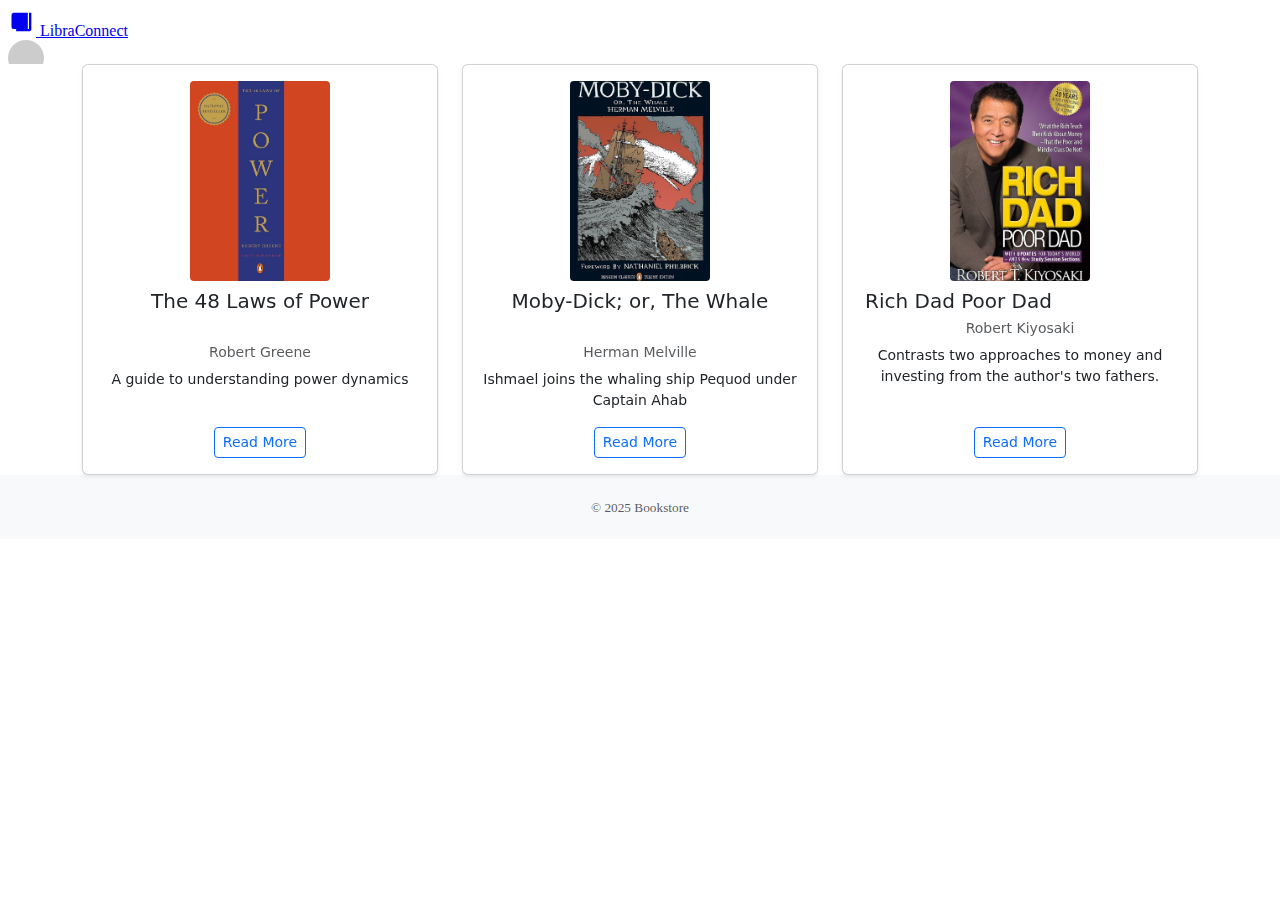
<file: index.html>
<!DOCTYPE html>
<html lang="en">
<head>
    <meta charset="UTF-8">
    <meta name="viewport" content="width=device-width, initial-scale=1.0">
    <title>Featured Books | Bookstore</title>
    <link href="https://cdn.jsdelivr.net/npm/bootstrap@5.3.3/dist/css/bootstrap.min.css" rel="stylesheet" integrity="sha384-QWTKZyjpPEjISv5WaRU9OFeRpok6YctnYmDr5pNlyT2bRjXh0JMhjY6hW+ALEwIH" crossorigin="anonymous">
</head>
<body>

    <iframe src="includes/header.html" style="width:100%; height:64px; border:none; display:block;" title="Header"></iframe>


    <main class="container">
        <div id="featured-books" class="row row-cols-1 row-cols-md-2 row-cols-lg-3 g-4">
            </div>
    </main>

    <iframe src="includes/footer.html" style="width:100%; height:64px; border:none; display:block;" title="Footer"></iframe>

    <script src="https://cdn.jsdelivr.net/npm/bootstrap@5.3.3/dist/js/bootstrap.bundle.min.js" integrity="sha384-YvpcrYf0tY3lHB60NNkmXc5s9fDVZLESaAA55NDzOxhy9GkcIdslK1eN7N6jIeHz" crossorigin="anonymous"></script>
        <script src="assets/home.js"></script>


</body>
</html>
</file>
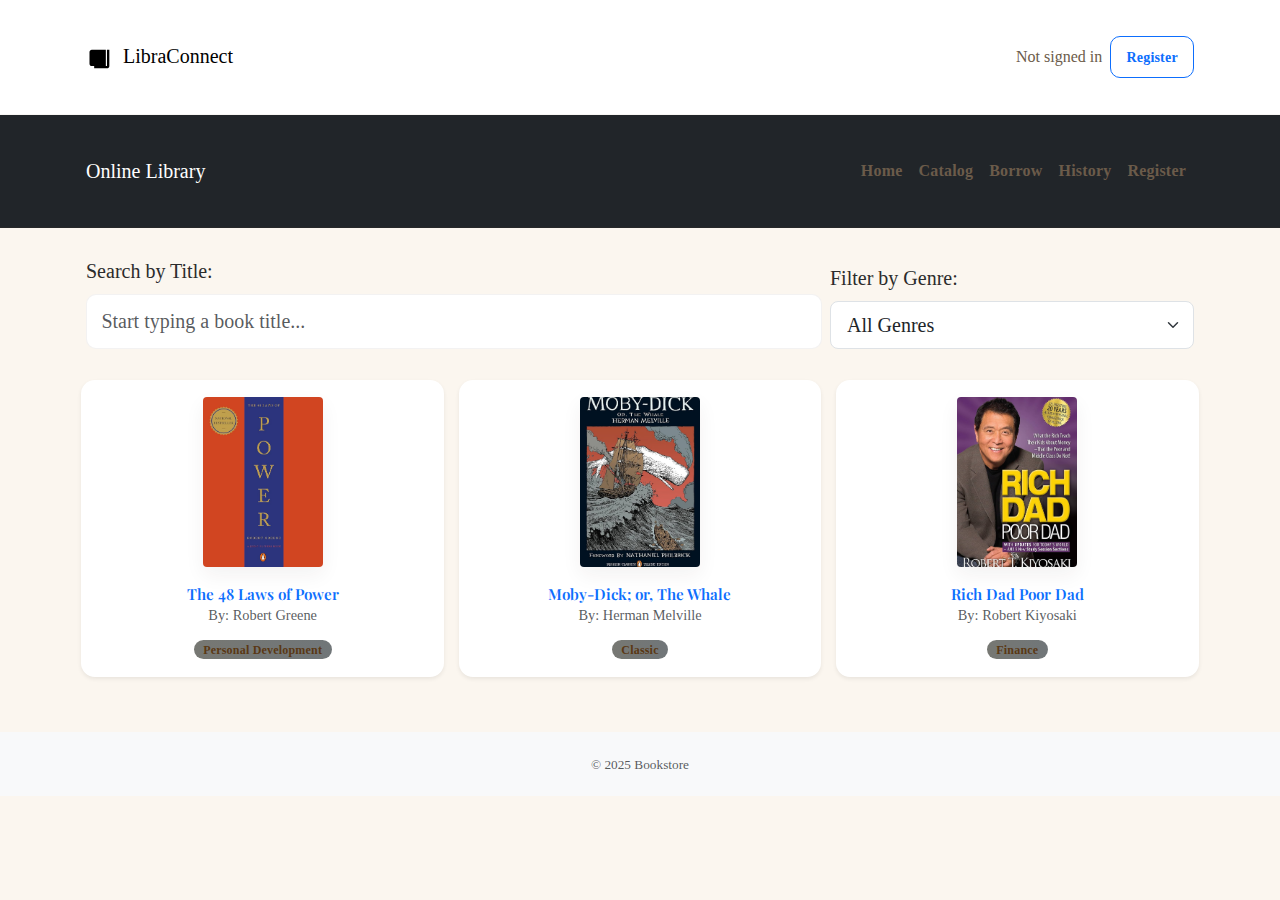
<file: catalog.html>
<!DOCTYPE html>
<html lang="en">
<head>
    <meta charset="UTF-8">
    <meta name="viewport" content="width=device-width, initial-scale=1.0">
    <title>Book Catalog | Bookstore</title>
    <!-- Link to Bootstrap CSS -->
    <link href="https://cdn.jsdelivr.net/npm/bootstrap@5.3.3/dist/css/bootstrap.min.css" rel="stylesheet" xintegrity="sha384-QWTKZyjpPEjISv5WaRU9OFeRpok6YctnYmDr5pNlyT2bRjXh0JMhjY6hW+ALEwIH" crossorigin="anonymous">

    <link rel="stylesheet" href="assets/style.css">

</head>
<body>

    <div id="header"></div>
    <div id="menu"></div>

    <main class="container">
        <!-- Search & Genre Filter -->
        <div class="mb-4 row g-2 align-items-end">
            <div class="col-md-8">
                <label for="searchInput" class="form-label fs-5">Search by Title:</label>
                <input 
                    type="text" 
                    class="form-control form-control-lg" 
                    id="searchInput" 
                    placeholder="Start typing a book title..."
                >
            </div>
            <div class="col-md-4">
                <label for="genreSelect" class="form-label fs-5">Filter by Genre:</label>
                <select id="genreSelect" class="form-select form-select-lg">
                    <option value="all">All Genres</option>
                </select>
            </div>
        </div>

        <!-- Book Cards Container -->
        <!-- The JS will dynamically insert the cards here -->
        <div id="bookCatalog" class="row row-cols-1 row-cols-md-2 row-cols-lg-3 g-4">
            <!-- Book cards will be rendered here by catalog.js -->
        </div>
        
    </main>

 
    <!-- Link to Bootstrap JS -->
    <script src="https://cdn.jsdelivr.net/npm/bootstrap@5.3.3/dist/js/bootstrap.bundle.min.js" xintegrity="sha384-YvpcrYf0tY3lHB60NNkmXc5s9fDVZLESaAA55NDzOxhy9GkcIdslK1eN7N6jIeHz" crossorigin="anonymous"></script>
    
    <!-- Shared book data and custom JavaScript files -->
    <script src="assets/book-data.js"></script>
    <script src="assets/catalog.js"></script>
    <div id="footer"></div>

    <script src="assets/header.js"></script>
    <script src="assets/footer.js"></script>
     <script src="assets/menu.js"></script>
</body>
</html>
</file>
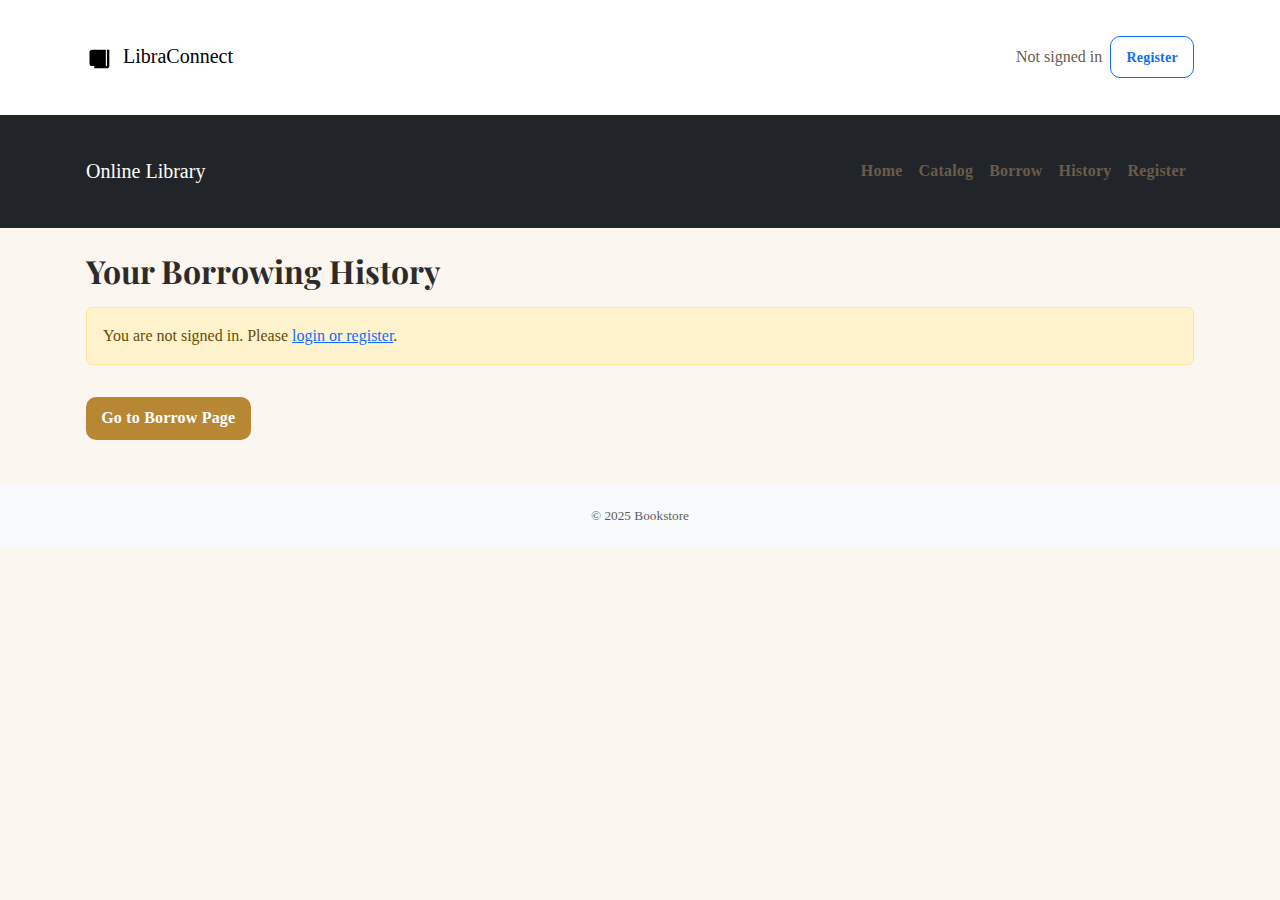
<file: history.html>
<!doctype html>
<html lang="en">
<head>
  <meta charset="utf-8">
  <meta name="viewport" content="width=device-width, initial-scale=1">
  <title>Borrowing History</title>
  <link href="https://cdn.jsdelivr.net/npm/bootstrap@5.3.3/dist/css/bootstrap.min.css" rel="stylesheet" crossorigin="anonymous">
  <link rel="stylesheet" href="assets/style.css">
</head>
<body>
    <div id="header"></div>
    <div id="menu"></div>
  <div class="container py-4">
    <h1 class="mb-3">Your Borrowing History</h1>
    <div id="history-state" class="mb-3"></div>
    <div id="history-list"></div>
    <a href="borrow.html" class="btn btn-primary mt-3">Go to Borrow Page</a>
  </div>

  <script src="assets/history.js"></script>
  <script src="https://cdn.jsdelivr.net/npm/bootstrap@5.3.3/dist/js/bootstrap.bundle.min.js" crossorigin="anonymous"></script>
    <div id="footer"></div>

  <script src="assets/header.js"></script>
  <script src="assets/footer.js"></script>
  <script src="assets/menu.js"></script>
</body>
</html>
</file>
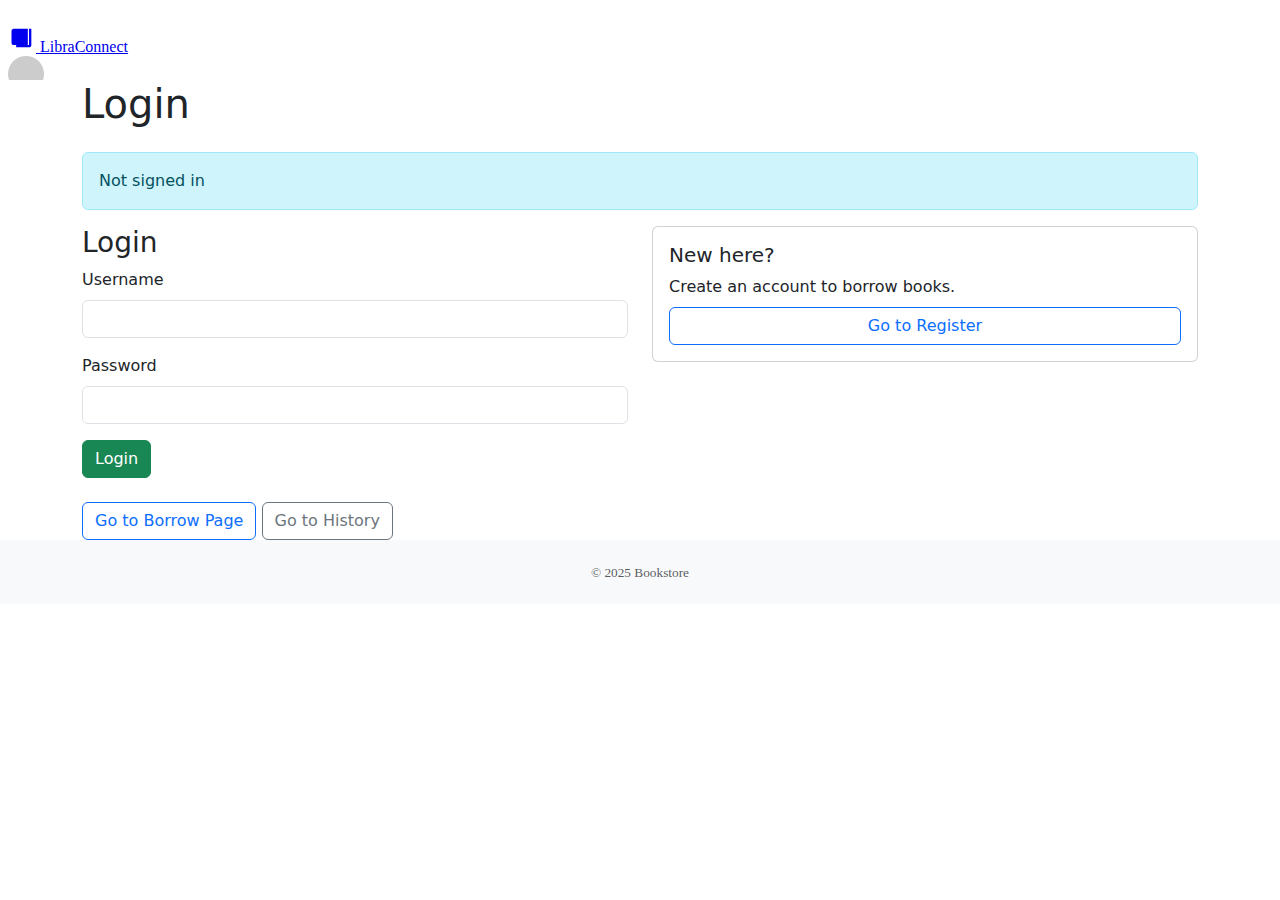
<file: login.html>
<!doctype html>
<html lang="en">
<head>
  <meta charset="utf-8">
  <meta name="viewport" content="width=device-width, initial-scale=1">
  <title>Login</title>
  <link href="https://cdn.jsdelivr.net/npm/bootstrap@5.3.3/dist/css/bootstrap.min.css" rel="stylesheet" crossorigin="anonymous">
  <style>body{padding-top:1rem}</style>
</head>
<body>
  <iframe src="includes/header.html" style="width:100%; height:64px; border:none; display:block;" title="Header"></iframe>

  <div class="container">
    <h1 class="mb-4">Login</h1>

    <div id="auth-state" class="mb-3"></div>

    <div class="row">
      <div class="col-md-6">
        <h3>Login</h3>
        <form id="login-form">
          <div class="mb-3">
            <label class="form-label">Username</label>
            <input id="login-username" class="form-control" required>
          </div>
          <div class="mb-3">
            <label class="form-label">Password</label>
            <input id="login-password" type="password" class="form-control" required>
          </div>
          <button class="btn btn-success" type="submit">Login</button>
        </form>
      </div>

      <div class="col-md-6">
        <div class="card p-3">
          <h5>New here?</h5>
          <p class="mb-2">Create an account to borrow books.</p>
          <a href="register.html" class="btn btn-outline-primary">Go to Register</a>
        </div>
      </div>
    </div>

    <div class="mt-4">
      <a href="borrow.html" class="btn btn-outline-primary">Go to Borrow Page</a>
      <a href="history.html" class="btn btn-outline-secondary">Go to History</a>
    </div>
  </div>

  <script src="assets/register.js"></script>
  <iframe src="includes/footer.html" style="width:100%; height:64px; border:none; display:block;" title="Footer"></iframe>
  <script src="https://cdn.jsdelivr.net/npm/bootstrap@5.3.3/dist/js/bootstrap.bundle.min.js" crossorigin="anonymous"></script>
</body>
</html>
</file>
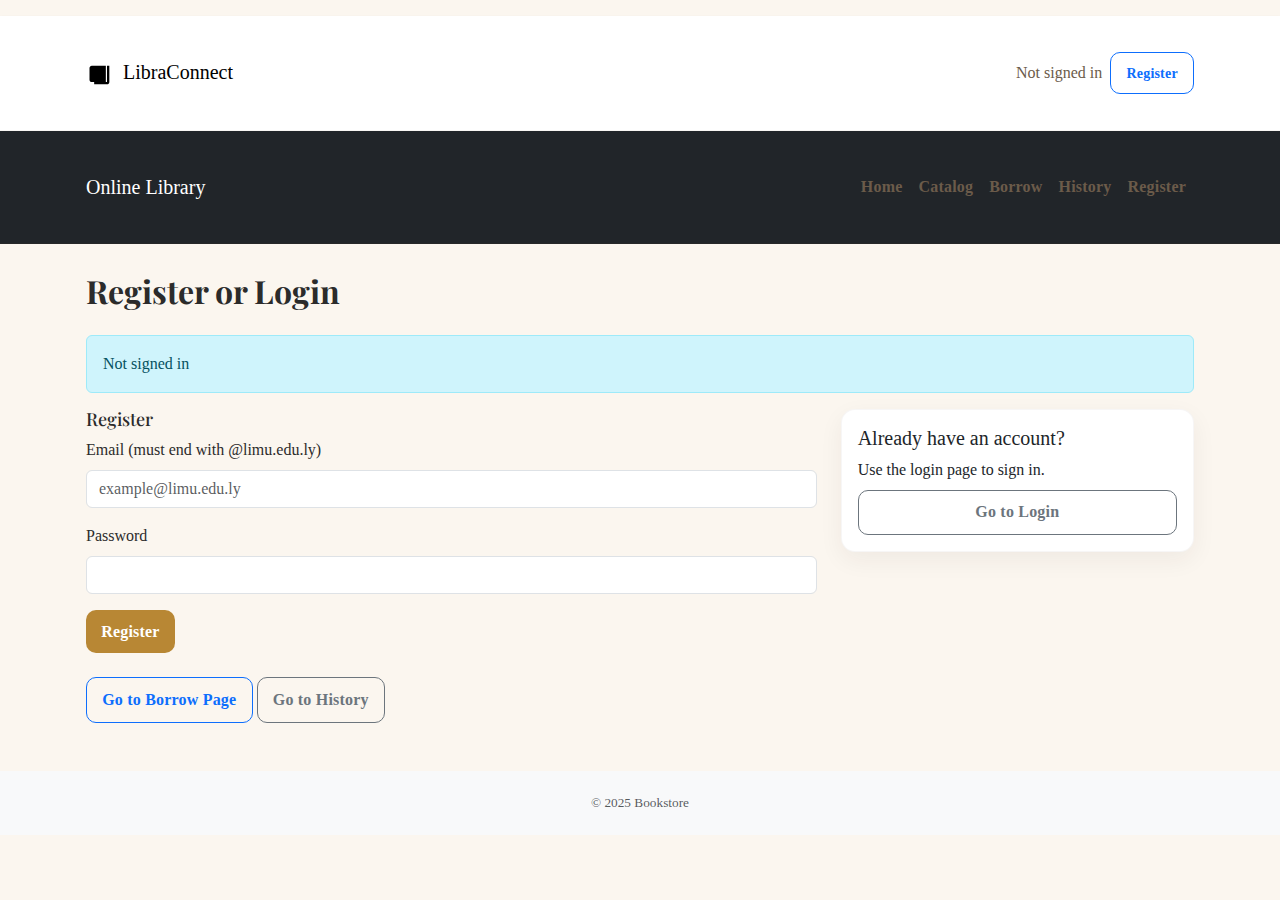
<file: register.html>
<!doctype html>
<html lang="en">
<head>
  <meta charset="utf-8">
  <meta name="viewport" content="width=device-width, initial-scale=1">
  <title>Register / Login</title>
  <link href="https://cdn.jsdelivr.net/npm/bootstrap@5.3.3/dist/css/bootstrap.min.css" rel="stylesheet" crossorigin="anonymous">
  <link rel="stylesheet" href="assets/style.css">
  <style>body{padding-top:1rem}</style>
</head>
<body>
    <div id="header"></div>
    <div id="menu"></div>

  <div class="container">
    <h1 class="mb-4">Register or Login</h1>

    <div id="auth-state" class="mb-3"></div>

    <div class="row">
      <div class="col-md-8">
        <h3>Register</h3>
        <form id="register-form">
          <div class="mb-3">
            <label class="form-label">Email (must end with @limu.edu.ly)</label>
            <input id="reg-email" type="email" class="form-control" placeholder="example@limu.edu.ly" required>
            <div id="reg-email-error" class="text-danger mt-1" style="display:none;"></div>
          </div>
          <div class="mb-3">
            <label class="form-label">Password</label>
            <input id="reg-password" type="password" class="form-control" required>
          </div>
          <button class="btn btn-primary" type="submit">Register</button>
        </form>
      </div>

      <div class="col-md-4">
        <div class="card p-3">
          <h5>Already have an account?</h5>
          <p class="mb-2">Use the login page to sign in.</p>
          <a href="login.html" class="btn btn-outline-secondary">Go to Login</a>
        </div>
      </div>
    </div>

    <div class="mt-4">
      <a href="borrow.html" class="btn btn-outline-primary">Go to Borrow Page</a>
      <a href="history.html" class="btn btn-outline-secondary">Go to History</a>
    </div>
  </div>

  <script src="assets/register.js"></script>
      <div id="footer"></div>

  <script src="assets/header.js"></script>
  <script src="assets/footer.js"></script>
  <script src="assets/menu.js"></script>
  <script src="https://cdn.jsdelivr.net/npm/bootstrap@5.3.3/dist/js/bootstrap.bundle.min.js" crossorigin="anonymous"></script>
</body>
</html>
</file>
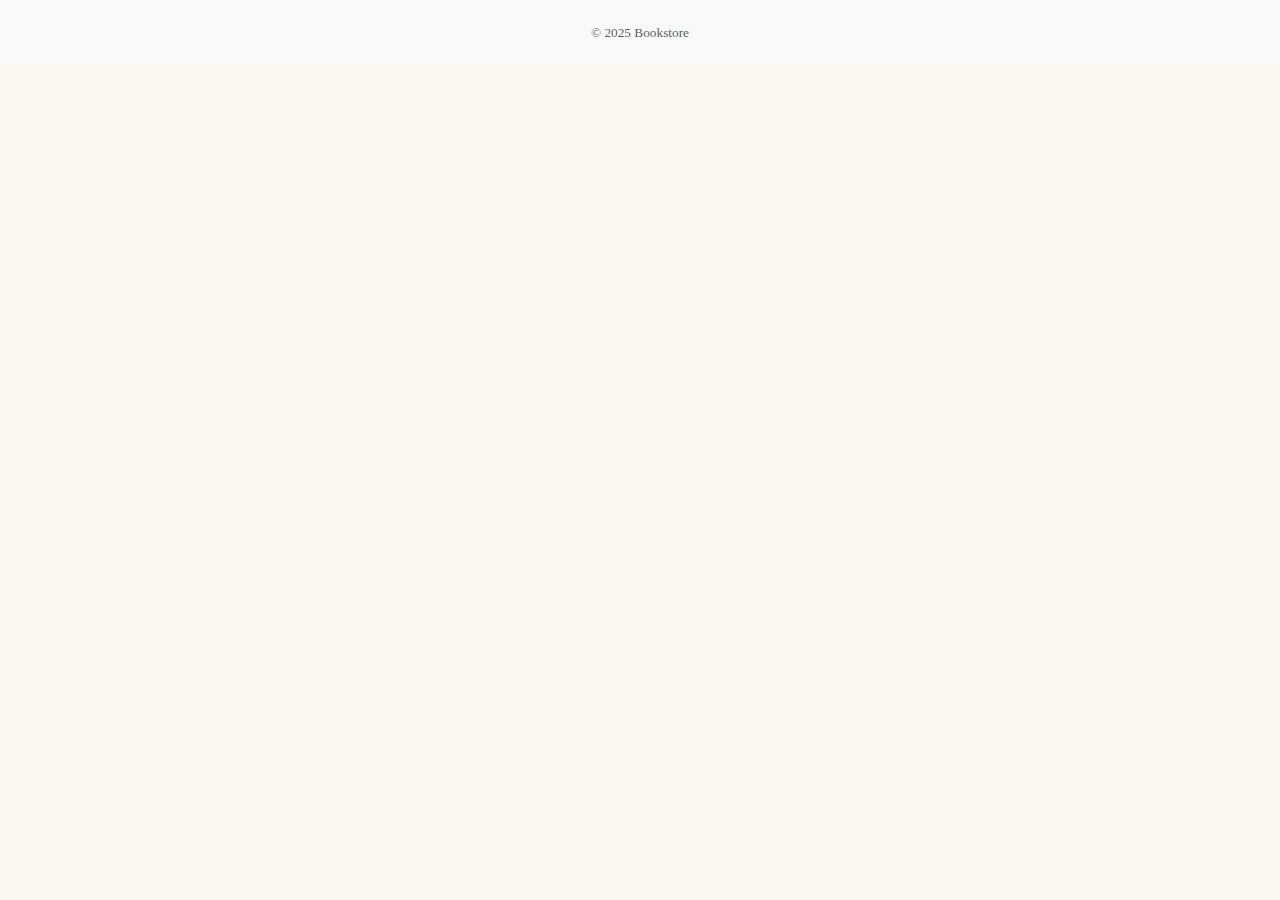
<file: includes/footer.html>
<!doctype html>
<html lang="en">
  <head>
    <meta charset="utf-8" />
    <meta name="viewport" content="width=device-width, initial-scale=1" />
    <link href="https://cdn.jsdelivr.net/npm/bootstrap@5.3.3/dist/css/bootstrap.min.css" rel="stylesheet" crossorigin="anonymous">
    <link rel="stylesheet" href="../assets/style.css">
    <style>
      body { margin: 0; }
      .site-footer { height: 64px; display:flex; align-items:center; justify-content:center; }
    </style>
  </head>
  <body>
    <footer class="site-footer bg-light text-center w-100">
      <div class="container">
        <small class="text-muted">&copy; 2025 Bookstore </small>
      </div>
    </footer>
  </body>
</html>
</file>
<file: assets/style.css>
/* Elegant site-wide styles for the Library project
   - Uses CSS variables for an elegant palette
   - Loads modern system and Google fonts (via @import)
   - Improves typography, spacing, cards, forms, and buttons
   - Works with existing Bootstrap/Tailwind markup but provides a cohesive look
*/

/* Import fonts (graceful fallback to system fonts) */
@import url('https://fonts.googleapis.com/css2?family=Inter:wght@300;400;600;700;800&family=Playfair+Display:wght@400;600&display=swap');

:root{
	--bg: #f7f8fa;              /* page background */
	--surface: #ffffff;         /* cards, panels */
	--muted: #6b7280;           /* muted text */
	--text: #0f172a;            /* main text (dark navy) */
	--accent: #1f6feb;          /* primary accent (blue) */
	--accent-2: #b88746;        /* warm gold accent for highlights */
	--success: #16a34a;         /* success green */
	--danger: #dc2626;          /* danger red */
	--glass: rgba(15,23,42,0.04);/* subtle glass */
	--card-radius: 12px;
	--shadow-sm: 0 6px 18px rgba(16,24,40,0.06);
	--shadow-md: 0 12px 30px rgba(16,24,40,0.08);
}

/* Base layout */
*{box-sizing:border-box}
html,body{height:100%}
body{
	margin:0;
	background:linear-gradient(180deg,var(--bg),#ffffff);
	color:var(--text);
	font-family: Inter, system-ui, -apple-system, 'Segoe UI', Roboto, 'Helvetica Neue', Arial;
	-webkit-font-smoothing:antialiased;
	-moz-osx-font-smoothing:grayscale;
	line-height:1.5;
	font-size:16px;
}

/* Headings with a touch of serif for elegance */
h1,h2,h3{font-family:'Playfair Display', serif; color:var(--text); margin:0 0 .5rem}
h1{font-size:2.25rem}
h2{font-size:1.5rem}
h3{font-size:1.125rem}

/* Container tweaks to add breathing room */
.container, main{padding:1.5rem 1rem}

/* Header / Navbar styling: keeps Bootstrap markup but overrides colors */
.navbar{
	background:linear-gradient(90deg, rgba(31,111,235,0.95), rgba(27,94,204,0.95));
}
.navbar .nav-link{
	color: rgba(255,255,255,0.95) !important;
	font-weight:600;
	letter-spacing:0.2px;
	transition: color .18s ease, transform .12s ease;
}
.navbar .nav-link:hover{color: #fff; transform:translateY(-1px)}

/* Footer */
footer, #footer{color:var(--muted); font-size:.95rem; padding:1.25rem 0}

/* Cards: used for book catalog and others */
.card{
	border:0;
	border-radius:var(--card-radius);
	background:var(--surface);
	box-shadow:var(--shadow-sm);
	transition:transform .22s cubic-bezier(.2,.8,.2,1), box-shadow .22s ease;
}
.card:hover{transform:translateY(-6px); box-shadow:var(--shadow-md)}

/* Book card specifics (works with catalog.js generated markup) */
.book-card{padding:0}
.book-card .card-body{padding:1.1rem; display:flex; flex-direction:column; align-items:center}
.book-card img{width:128px; height:180px; border-radius:6px; object-fit:cover; box-shadow:0 6px 18px rgba(2,6,23,0.08)}
.book-card .card-title{font-size:.95rem; margin-top:.6rem; font-weight:700; color:var(--accent)}
.book-card .card-subtitle{font-size:.82rem}
.book-card .badge{margin-top:.5rem; background:var(--glass); color:var(--muted); font-weight:600}

/* Borrow page specific styles */
.book-card.p-4{padding:1rem}
.borrow-button{border:0; border-radius:10px; padding:0.6rem .85rem; font-weight:700; letter-spacing:.2px}
.borrow-button.bg-indigo-600{background:var(--accent);}
.borrow-button.bg-indigo-600:hover{background:#185fc0}
.borrow-button.bg-gray-500{background:#9ca3af}

/* Cart panel */
#cart-list .flex{background:linear-gradient(180deg,#fff,#fbfdff); border-radius:8px}

/* Forms and inputs */
input[type="text"], input[type="search"], textarea{
	width:100%; padding:.7rem .9rem; border-radius:10px; border:1px solid rgba(15,23,42,0.06);
	background: linear-gradient(180deg,#fff,#fbfdff);
	box-shadow: inset 0 1px 0 rgba(255,255,255,0.6);
	transition: box-shadow .12s ease, border-color .12s ease;
}
input[type="text"]:focus, input[type="search"]:focus, textarea:focus{
	outline:none; border-color:var(--accent); box-shadow:0 6px 18px rgba(31,111,235,0.08)
}

/* Buttons */
.btn-primary, .btn, button{
	border-radius:10px; padding:.6rem .95rem; font-weight:700; letter-spacing:.2px;
}
.btn-primary{background:var(--accent); border:0}
.btn-primary:hover{background:#185fc0}

/* Small helpers */
.muted{color:var(--muted)}
.text-accent{color:var(--accent)}

/* Responsive tweaks */
@media (max-width:768px){
	h1{font-size:1.75rem}
	.book-card img{width:110px; height:154px}
}

/* Accessibility: focus outlines for keyboard users */
:focus{outline:3px solid rgba(31,111,235,0.12); outline-offset:3px}

/* Small visual polish for catalog grid spacing */
#bookCatalog .col{padding:.45rem}

/* Highlight badges */
.badge.bg-secondary{
	/* warm default for secondary badges to match theme */
	background: linear-gradient(90deg, rgba(184,135,52,0.12), rgba(184,135,52,0.04));
	color:#5a3814;
	font-weight:700;
}

/* Message box used on borrow page */
#message-box{border-radius:10px; padding:.8rem; box-shadow:var(--shadow-sm)}

/* Improve table-like elements used in history or lists */
.history-list{background:var(--surface); border-radius:12px; padding:1rem; box-shadow:var(--shadow-sm)}

/* Utility: center navbar collapse content (for Bootstrap) */
.navbar .collapse{justify-content:center}

/* --- Warm Classic Theme ---
   Cream background, serif headings, warm gold accents, soft shadows.
*/

:root{
	--warm-bg: #fbf6ef;        /* warm cream page background */
	--surface: #ffffff;        /* card surface */
	--text: #2b2b2b;           /* deep warm text */
	--muted: #6b5b4a;          /* muted warm gray/brown */
	--accent: #b88734;         /* gold accent */
	--accent-2: #8b5e34;       /* deeper warm accent */
	--card-radius: 14px;
	--shadow-sm: 0 8px 24px rgba(43,35,28,0.06);
	--shadow-md: 0 18px 46px rgba(43,35,28,0.09);
}

body{
	background: var(--warm-bg);
	color:var(--text);
}

/* Typography: serif headings, readable body */
@import url('https://fonts.googleapis.com/css2?family=Playfair+Display:wght@400;600;700&family=Lora:wght@400;700&display=swap');
body{font-family: 'Lora', Georgia, 'Times New Roman', serif;}
h1,h2,h3{font-family:'Playfair Display', 'Georgia', serif; color:var(--text);}

h1{font-size:2rem; font-weight:700}
h2{font-size:1.4rem; font-weight:600}

/* Page container padding */
.container, main{padding:1.75rem 1rem}

/* Navbar: light cream with subtle border and warm links */
.navbar{background:transparent; border-bottom:1px solid rgba(139,94,52,0.06);}
.navbar .nav-link{color:var(--muted) !important; font-weight:600}
.navbar .nav-link:hover{color:var(--accent-2) !important}
.navbar .nav-link.active{color:var(--accent) !important}

/* Cards with classic styling */
.card{border:1px solid rgba(43,35,28,0.04); border-radius:var(--card-radius); background:var(--surface); box-shadow:var(--shadow-sm); transition:transform .18s ease, box-shadow .18s ease}
.card:hover{transform:translateY(-6px); box-shadow:var(--shadow-md)}

/* Book card specifics */
.book-card .card-body{display:flex; flex-direction:column; align-items:center; padding:1.1rem}
.book-card img{width:126px; height:178px; border-radius:6px; box-shadow:0 8px 20px rgba(43,35,28,0.06); object-fit:cover}
.book-card .card-title{font-family:'Playfair Display', serif; color:var(--accent-2); font-weight:600; margin-top:.6rem}
.book-card .card-subtitle{color:var(--muted); font-size:.9rem}
.book-card .badge{
	margin-top:.5rem;
	background: linear-gradient(90deg, rgba(184,135,52,0.14), rgba(184,135,52,0.06));
	color: #5a3814; /* darker brown for contrast */
	font-weight:700;
	padding:0.22rem 0.6rem;
	border-radius:999px;
	font-size:0.75rem;
	letter-spacing:0.2px;
}

/* Borrow page styling */
.borrow-button{border-radius:10px; padding:.6rem .85rem; font-weight:700}
.borrow-button.bg-indigo-600{background:var(--accent); color:#fff}
.borrow-button.bg-indigo-600:hover{background:var(--accent-2)}

/* Inputs and forms */
input[type="text"], input[type="search"], textarea{font-family:inherit; border:1px solid rgba(43,35,28,0.06); background:linear-gradient(180deg,#fff,#fff); padding:.7rem .9rem; border-radius:10px}
input:focus, textarea:focus{outline: none; box-shadow:0 8px 24px rgba(184,135,52,0.07); border-color:var(--accent-2)}

/* Cart panel */
#cart-list .flex{background:linear-gradient(180deg,#fff,#fbfbfa); border-radius:8px}

/* Message box */
#message-box{background:linear-gradient(180deg,#fff9ee,#fff); border:1px solid rgba(184,135,52,0.06); color:var(--accent-2)}

/* Utilities */
.muted{color:var(--muted)}
.text-accent{color:var(--accent)}

@media (max-width:768px){
	.book-card img{width:110px; height:154px}
}

/* Account avatar in header */
#account-avatar{width:36px;height:36px;border-radius:50%;display:flex;align-items:center;justify-content:center;font-weight:700;background:var(--accent);color:#fff;margin-right:.5rem}
</file>
